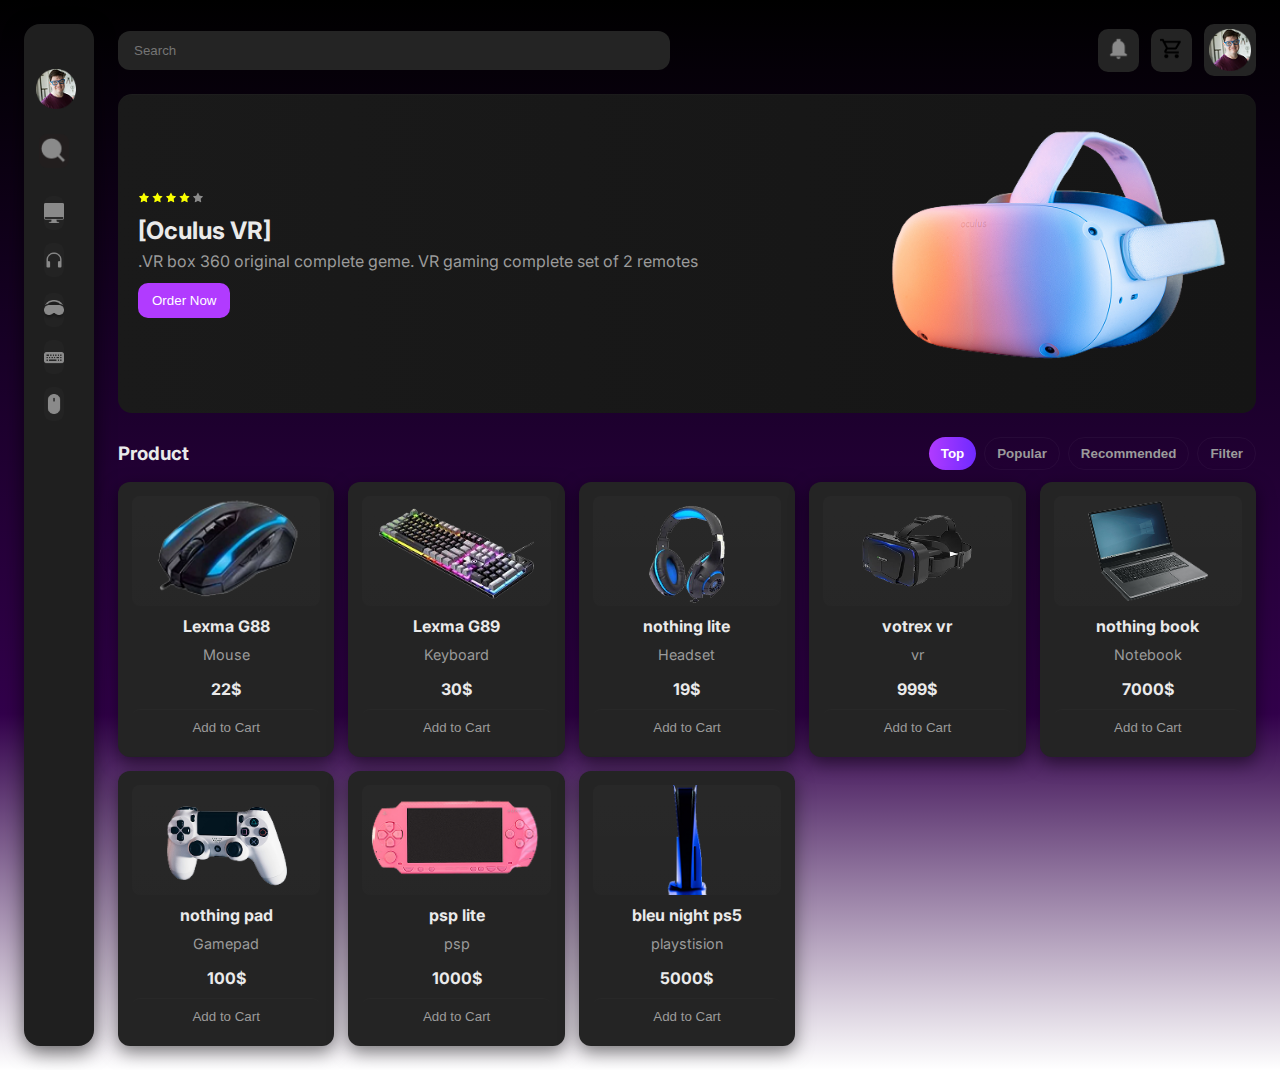
<file: HTML/INDEX.HTML>
<!doctype html>
<html lang="en">
<head>
  <meta charset="utf-8" />
  <meta name="viewport" content="width=device-width,initial-scale=1" />
  <title>Game Store</title>
  <link href="https://fonts.googleapis.com/css2?family=Inter:wght@300;400;600;700&display=swap" rel="stylesheet">
  <link rel="stylesheet" href="../CSS/STYLE.CSS">
</head>
<body>
  <div class="app">
    <aside class="sidebar">
      <div class="brand">
      </div>
      <nav class="nav">
        <a class="nav-item active">
          <span class="icon"><img src="../IMAGE/avatar.png" width="40px"></span>
          <span>Profile</span>
        </a>
        <a class="nav-item">
          <span class="icon"><img src="../IMAGE/bxs_search.png" width="30px"></span>
          <span class="sea">Search</span>
        </a>
      </nav>
      <div class="category">
        <ul>
          <li><span class="cat-icon"><img src="../IMAGE/computer.png" width="20px"></span> Computer</li>
          <li><span class="cat-icon"><img src="../IMAGE/headphones.png" width="20px" alt=""></span> Game Headphones</li>
          <li><span class="cat-icon"><img src="../IMAGE/vr.png" width="20px" alt=""></span> VR Glasses</li>
          <li><span class="cat-icon"><img src="../IMAGE/keyboard.png" width="20px" alt=""></span> Keyboard</li>
          <li><span class="cat-icon"><img src="../IMAGE/mouse.png" width="20px" alt=""></span> Mouse Gaming</li>
        </ul>
      </div>
    </aside>
    <main class="main">
      <header class="top-bar">
        <div class="search">
          <input placeholder="Search" />
        </div>
        <div class="actions">
          <div class="icon-bell"><a href="../HTML/notification.html"><img src="../IMAGE/notification.png" width="25px" height="23px" alt=""></a></div>
          <div  class="icon-cart"><a href="../HTML/cart.html"><img src="../IMAGE/image_processing20210627-9645-3ff88i.png"  width="25px" height="23px" ></a></div>
          <div class="avatar"><img src="../IMAGE/avatar.png" width="42px" alt=""></div>
        </div>
      </header>
      <section class="hero">
        <div class="hero-left">
          <div class="rating"><img src="../IMAGE/stars.png" alt=""></div>
          <h2>[Oculus VR]</h2>
          <p class="sub">.VR box 360 original complete geme.
            VR gaming complete set of 2 remotes</p>
          <button class="order-btn">Order Now</button>
        </div>
        <div class="hero-right">
          <img src="../IMAGE/unsplash_Zf0mPf4lG-U.png" >
        </div>
      </section>
      <section class="products-section">
        <div class="products-header">
          <h3>Product</h3>
          <div class="filters">
            <button class="chip active">Top</button>
            <button class="chip">Popular</button>
            <button class="chip">Recommended</button>
            <button class="chip">Filter</button>
          </div>
        </div>
        <div class="products-grid">
          <article class="card" data-id="1">
            <img src="../IMAGE/image 3.png">
            <h4>Lexma G88</h4>
            <p class="cat">Mouse</p>
            <div class="price">22$</div>
            <button class="add">Add to Cart</button>
          </article>
          <article class="card" data-id="2">
            <img src="../IMAGE/image 1.png">
            <h4>Lexma G89</h4>
            <p class="cat">Keyboard</p>
            <div class="price">30$</div>
            <button class="add">Add to Cart</button>
          </article>
          <article class="card" data-id="3">
            <img src="../IMAGE/image 4.png">
            <h4>nothing lite</h4>
            <p class="cat">Headset</p>
            <div class="price">19$</div>
            <button class="add">Add to Cart</button>
          </article>
          <article class="card" data-id="4">
            <img src="../IMAGE/image 5.png">
            <h4>votrex vr</h4>
            <p class="cat">vr</p>
            <div class="price">999$</div>
            <button class="add">Add to Cart</button>
          </article>
          <article class="card" data-id="5">
            <img src="../IMAGE/nice computer.png">
            <h4>nothing book</h4>
            <p class="cat">Notebook</p>
            <div class="price">7000$</div>
            <button class="add">Add to Cart</button>
          </article>
          <article class="card" data-id="6">
            <img src="../IMAGE/joy stick.png">
            <h4>nothing pad</h4>
            <p class="cat">Gamepad</p>
            <div class="price">100$</div>
            <button class="add">Add to Cart</button>
          </article>
          <article class="card" data-id="7">
            <img src="../IMAGE/psp.png">
            <h4>psp lite</h4>
            <p class="cat">psp</p>
            <div class="price">1000$</div>
            <button class="add">Add to Cart</button>
          </article>
          <article class="card" data-id="8">
            <img src="../IMAGE/not really ps5.png">
            <h4>bleu night ps5</h4>
            <p class="cat">playstision</p>
            <div class="price">5000$</div>
            <button class="add">Add to Cart</button>
          </article>
        </div>
      </section>
    </main>
  </div>
  <script src="../JS/SCRIPT.JS"></script>
</body>
</html>
</file>
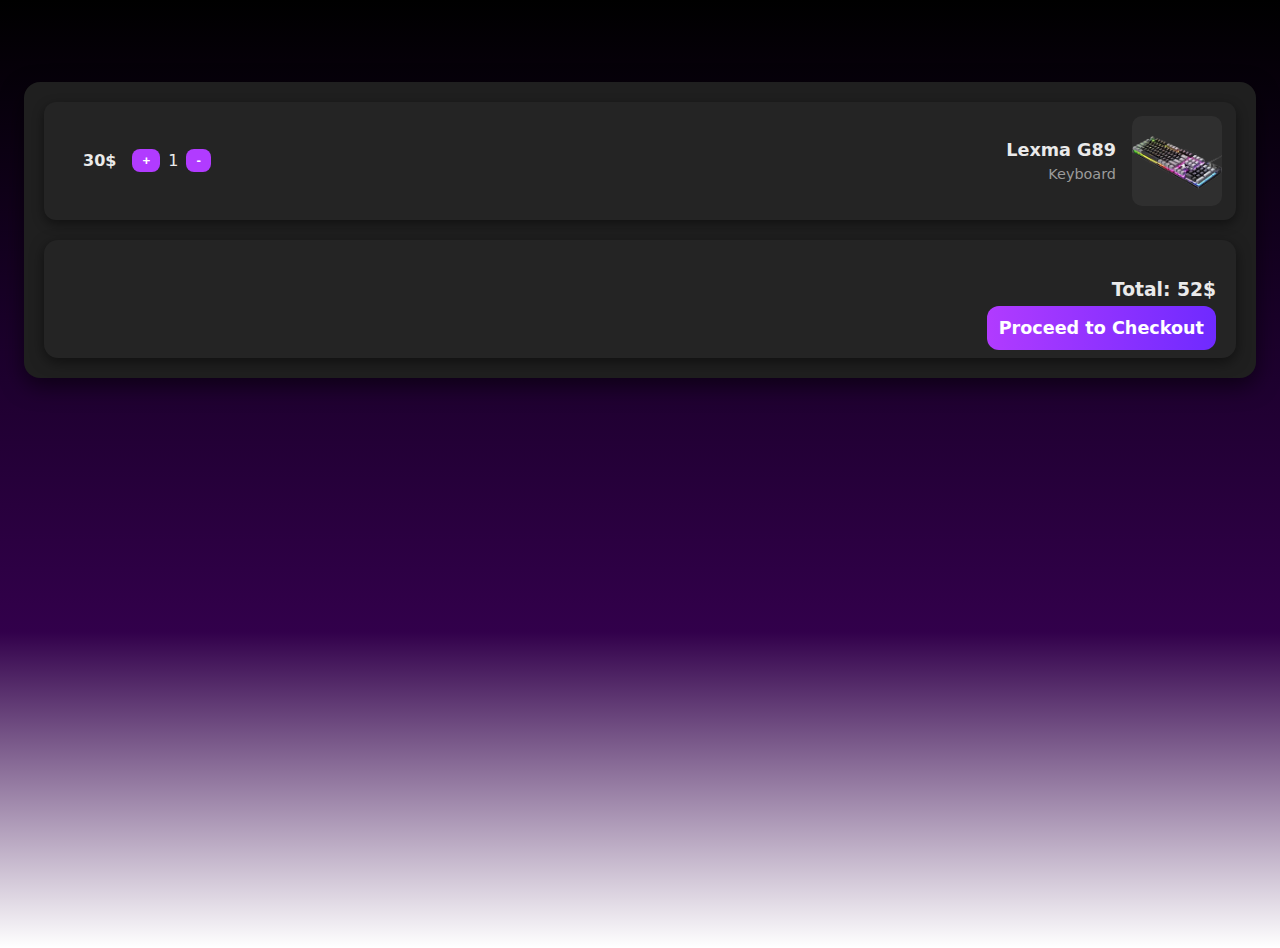
<file: HTML/cart.html>
<!DOCTYPE html>
<html lang="en" dir="rtl">
<head>
  <meta charset="UTF-8">
  <meta name="viewport" content="width=device-width, initial-scale=1.0">
  <title>Cart - Game Store</title>
  <link rel="stylesheet" href="../CSS/STYLE.CSS">
  <style>
    .cart-page {
      background: var(--panel);
      padding: 20px;
      border-radius: 16px;
      box-shadow: 0 8px 22px rgba(0,0,0,0.55);
    }
    .cart-item {
      display: flex;
      align-items: center;
      background: var(--card);
      padding: 14px;
      border-radius: 12px;
      margin-bottom: 12px;
      gap: 16px;
      box-shadow: 0 4px 12px rgba(0,0,0,0.45);
    }
    .cart-item img {
      width: 90px;
      height: 90px;
      border-radius: 10px;
      object-fit: contain;
      background: rgba(255,255,255,0.05);
    }
    .cart-info {
      flex: 1;
    }
    .cart-info h4 {
      margin: 0 0 6px 0;
      font-size: 1.1rem;
    }
    .cart-info p {
      margin: 0;
      color: var(--muted);
      font-size: 0.9rem;
    }
    .cart-price {
      font-weight: bold;
      margin-left: 25px;
    }
    .qty-box {
      display: flex;
      gap: 8px;
      align-items: center;
    }
    .qty-box button {
      background: var(--accent);
      border: none;
      color: white;
      padding: 4px 10px;
      border-radius: 8px;
      cursor: pointer;
      font-weight: bold;
    }
    .checkout-panel {
      margin-top: 20px;
      background: var(--card);
      padding: 20px;
      border-radius: 14px;
      box-shadow: 0 4px 14px rgba(0,0,0,0.5);
    }
    .checkout-btn{
      width: 100%;
      padding: 12px;
      background: linear-gradient(90deg, var(--accent), #6f2aff);
      color: white;
      border: none;
      border-radius: 12px;
      font-size: 1.1rem;
      margin-top: 14px;
      cursor: pointer;
      font-weight: bold;
      text-decoration: none;
    }
    
  </style>
</head>
<body>
  <div class="app">
      </nav>
    </aside>
    <main class="main">
      <h2></h2>
      <div class="cart-page" >
        <div id="cart-items">
          
        </div>
        <div class="cart-item">
          <img src="../IMAGE/image 1.png">
          <div class="cart-info">
            <h4>Lexma G89</h4>
            <p>Keyboard</p>
          </div>
          <div class="qty-box">
            <button>-</button>
            <span>1</span>
            <button>+</button>
          </div>
          <div class="cart-price">30$</div>
        </div>
        <div class="checkout-panel">
          <h3>Total: 52$</h3>
          <div ><a href="../HTML/checkout.html" class="checkout-btn">Proceed to Checkout</a></div>
        </div>
      </div>
    </main>
  </div>
</div>
<div id="cartContainer"></div>

</body>
</html>
</file>
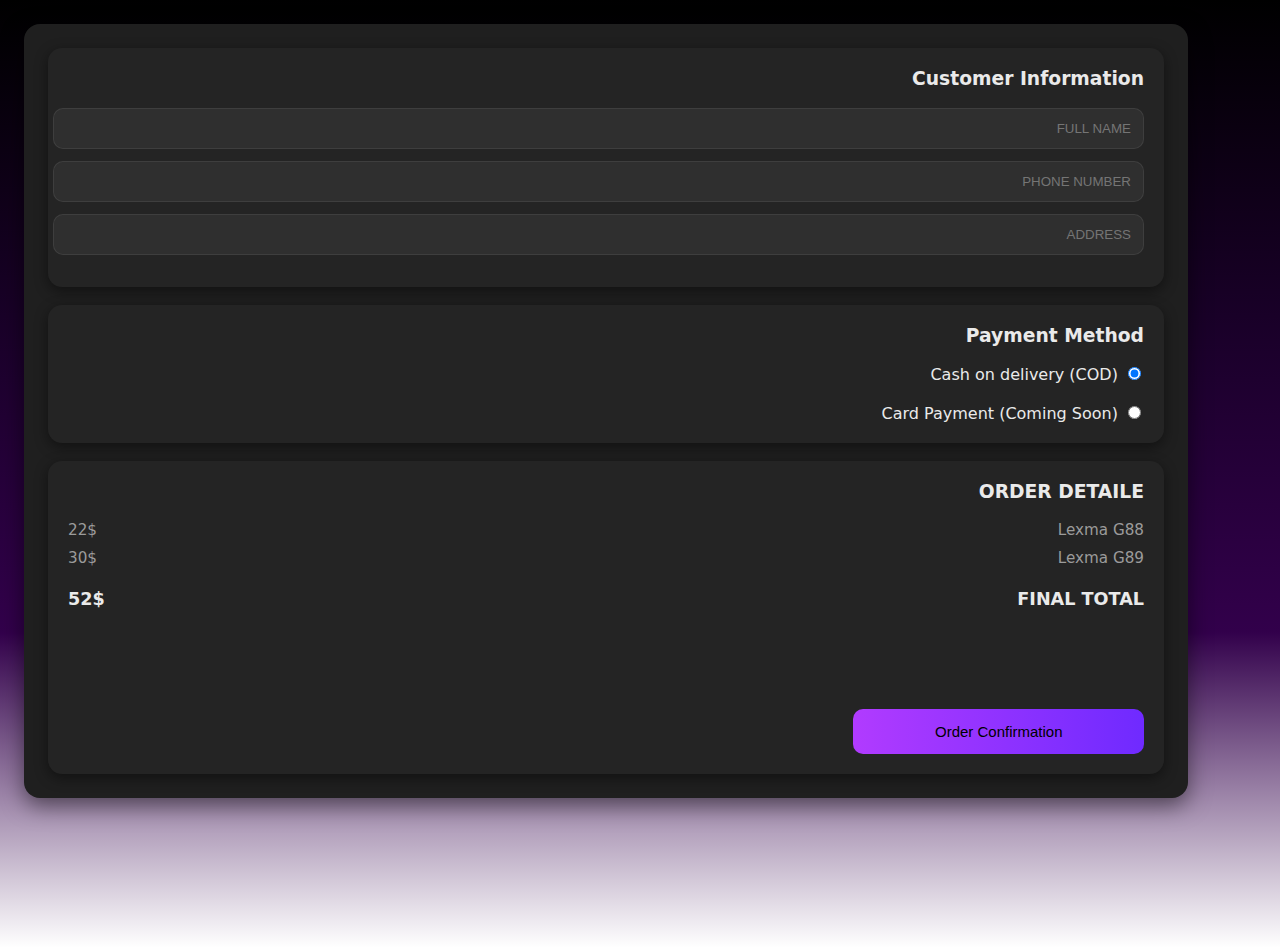
<file: HTML/checkout.html>
<!DOCTYPE html>
<html lang="en" dir="rtl">
<head>
  <meta charset="UTF-8">
  <meta name="viewport" content="width=device-width, initial-scale=1.0">
  <title>Checkout - Game Store</title>
  <link rel="stylesheet" href="../CSS/STYLE.CSS">
  <style>
    .checkout-container{
      background: var(--panel);
      padding: 24px;
      border-radius: 16px;
      box-shadow: 0 8px 22px rgba(0,0,0,0.5);
      display: flex;
      flex-direction: column;
      gap: 18px;
    }
    .section-box{
      background: var(--card);
      padding: 20px;
      border-radius: 14px;
      box-shadow: 0 4px 14px rgba(0,0,0,0.45);
    }
    .section-box h3{
      margin-top: 0;
    }
    .input{
      width: 99%;
      padding: 12px;
      background: rgba(255,255,255,0.05);
      border: 1px solid rgba(255,255,255,0.08);
      border-radius: 10px;
      margin-bottom: 12px;
      color: var(--text);
      outline: none;
    }
    .order-summary{
      display: flex;
      flex-direction: column;
      gap: 10px;
    }
    .order-line{
      display: flex;
      justify-content: space-between;
      color: var(--muted);
      font-size: 0.95rem;
    }
    .order-total{
      display: flex;
      justify-content: space-between;
      margin-top: 12px;
      font-weight: 700;
      font-size: 1.1rem;
      color: var(--text);
    }
    .confirm-order{
      width: 27%;
      padding: 14px;
      background: linear-gradient(90deg, var(--accent), #6f2aff);
      border: none;
      border-radius: 10px;
      font-size: 15px;
      color: rgb(0, 0, 0);
      cursor: pointer;
      margin-top: 100px;
      transition: 3s;
    }
    .confirm-order:hover{
      width: 100%;
      padding: 14px;
      background: linear-gradient(90deg, var(--accent), #6f2aff);
      border: none;
      border-radius: 12px;
      font-size: 1.2rem;
      color: white;
      cursor: pointer;
      font-weight: 700;
      margin-top: 100px;
      }
</style>
</head>
<body>
  <div class="app">
      <div class="brand">
      </div>
      <nav class="nav">
        <a class="nav-item">
        </a>
        <a class="nav-item">
        </a>
        <a class="nav-item active">
        </a>
      </nav>
    </aside>
    <main class="main">
      <div class="checkout-container">
        <div class="section-box">
          <h3>Customer Information</h3>
          <input type="text" class="input" placeholder="FULL NAME">
          <input type="text" class="input" placeholder="PHONE NUMBER">
          <input type="text" class="input" placeholder="ADDRESS">
        </div>
        <div class="section-box">
          <h3>Payment Method</h3>
          <label>
            <input type="radio" name="pay" checked>
          Cash on delivery (COD)
          </label><br><br>
          <label>
            <input type="radio" name="pay">
              Card Payment (Coming Soon)
          </label>
        </div>
        <div class="section-box">
          <h3>ORDER DETAILE</h3>
          <div class="order-summary">
            <div class="order-line">
              <span>Lexma G88</span>
              <span>22$</span>
            </div>
            <div class="order-line">
              <span>Lexma G89</span>
              <span>30$</span>
            </div>
            <div class="order-total">
              <span>FINAL TOTAL</span>
              <span>52$</span>
            </div>
          </div>
          <button class="confirm-order">Order Confirmation</button>
        </div>
      </div>
    </main>
  </div>
      <script src="../JS/SCRIPT.JS"></script>
</body>
</html>
</file>
<file: CSS/STYLE.CSS>
:root{
  --bg:#151515;
  --panel:#1f1f1f;
  --muted:#9b9b9b;
  --accent:#b13bff;
  --card:#242424;
  --glass: rgba(255,255,255,0.04);
  --radius:12px;
  --text:#eaeaea;
  font-size: 16px;
}
body{
  margin:0;
  font-family: "Inter", system-ui, -apple-system, "Segoe UI", Roboto, "Helvetica Neue", Arial;
    background: linear-gradient(180deg, #000000, #190028,#32004b,transparent);
    color:var(--text);
  -webkit-font-smoothing:antialiased;
  -moz-osx-font-smoothing:grayscale;
}
.app{display:flex; min-height:100vh; gap:24px; padding:24px}
.sidebar{
  width:30px;
  background:var(--panel);
  border-radius:16px;
  padding:20px;
  display:flex;
  flex-direction:column;
  gap:18px;
  box-shadow: 0 6px 20px rgba(0,0,0,0.6);
  overflow: hidden;
  transition: 1s;
}
.sidebar:hover{
  width: 260px;
}
.brand{
  display:flex;
  gap:12px;
  align-items:center;
}
.logo{
position: relative;
left: 50px;
bottom: 16px;
  display:flex;align-items:center;justify-content:center;
  
}
.brand-name{font-weight:700; color:var(--text);position: relative;top: 19px; right: 60px;}
.brand-name span{color:var(--accent);font-weight:700}
.catalog-btn{
  background:linear-gradient(90deg,var(--accent),#6f2aff);
  color:white;
  padding:10px 14px;
  border:none;
  border-radius:10px;
  width:100%;
  cursor:pointer;
  font-weight:600;
}
.nav{display:flex;flex-direction:column;gap:8px}
.nav-item{
  display:flex;align-items:center;gap:40px;
  padding:10px;border-radius:10px;color:var(--muted);cursor:pointer;position: relative;right:15px;}
.nav-item.active{color:var(--text);position: relative;right: 15px}
.nav-item .icon{width:34px;height:34px;display:inline-flex;align-items:center;justify-content:center;background:rgba(211, 0, 0, 0.02);border-radius:8px;transition: 1s;}
.category ul{list-style:none;margin:0;padding:0;display:flex;flex-direction:column;gap:10px}
.category li{display:flex;gap:40px;align-items:center;color:var(--muted)}
.cat-icon{width:34px;height:34px;border-radius:8px;background:rgba(255,255,255,0.02);display:inline-flex;align-items:center;justify-content:center}
.main{
  flex:1;
  display:flex;
  flex-direction:column;
  gap:18px;
}
.top-bar{display:flex;justify-content:space-between;align-items:center}
.search input{
  width:520px; max-width:60vw;
  padding:12px 16px;
  border-radius:12px;
  border:0;background:var(--card);color:var(--text);
  outline:none;
}

.sea:hover{
  width:520px; max-width:60vw;
  padding:12px 16px;
  border-radius:12px;
  border:0;background:var(--card);color:var(--text);
  outline:none;}
.actions{display:flex;gap:12px;align-items:center}
.actions > div{background:var(--card);padding:8px;border-radius:10px}
.avatar{width:36px;height:36px;border-radius:50%;display:flex;align-items:center;justify-content:center;background:linear-gradient(90deg,#7a2cff,#ff6bb3);font-weight:700}
.hero{
  background: linear-gradient(90deg,#1a1a1a 0%, #151515 100%);
  padding:20px;border-radius:14px;display:flex;gap:20px;align-items:center;
  box-shadow: inset 0 1px 0 rgba(255,255,255,0.02);
}
.hero-left{flex:1}
.hero-right{width:420px;display:flex;align-items:center;justify-content:center}
.hero img{max-width:100%;border-radius:12px;}
.hero .rating{color:gold;font-weight:700}
.hero h2{margin:8px 0 6px 0}
.hero .sub{color:var(--muted);margin:0 0 12px 0}
.order-btn{background:var(--accent);color:white;padding:10px 14px;border-radius:10px;border:0;cursor:pointer}
.products-section{margin-top:6px}
.products-header{display:flex;justify-content:space-between;align-items:center;margin-bottom:12px}
.products-header h3{margin:0}
.filters{display:flex;gap:8px}
.chip{
  border-radius:999px;padding:8px 12px;border:1px solid rgba(255,255,255,0.04);
  background:transparent;color:var(--muted);cursor:pointer;font-weight:600
}
.chip.active{background:linear-gradient(90deg,var(--accent),#6f2aff);color:white;border:0}
.products-grid{
  display:grid;
  grid-template-columns: repeat(auto-fill, minmax(200px, 1fr));
  gap:14px;
}
.card{
  background:var(--card);
  border-radius:12px;padding:14px;display:flex;flex-direction:column;gap:10px;align-items:center;
  box-shadow: 0 6px 18px rgba(0,0,0,0.5);
  transition:transform .18s ease, box-shadow .18s ease;
}
.card:hover{transform:translateY(-6px);box-shadow: 0 18px 36px rgba(0,0,0,0.6)}
.card img{width:100%;height:110px;object-fit:contain;border-radius:8px;background:linear-gradient(180deg, rgba(255,255,255,0.02), rgba(255,255,255,0.01))}
.card h4{margin:0;font-size:1rem}
.card .cat{color:var(--muted);font-size:0.9rem;margin:0}
.card .price{font-weight:700;margin-top:6px}
.card .add{
  margin-top:auto;
  width:100%;
  padding:8px;border-radius:8px;border:0;background:transparent;color:var(--muted);cursor:pointer;
  border-top:1px solid rgba(255,255,255,0.02);padding-top:10px;
}
@media (max-width:900px){
  .sidebar{display:none}
  .search input{max-width:40vw}
  .hero-right{display:none}
  .app{padding:12px}
}
</file>
